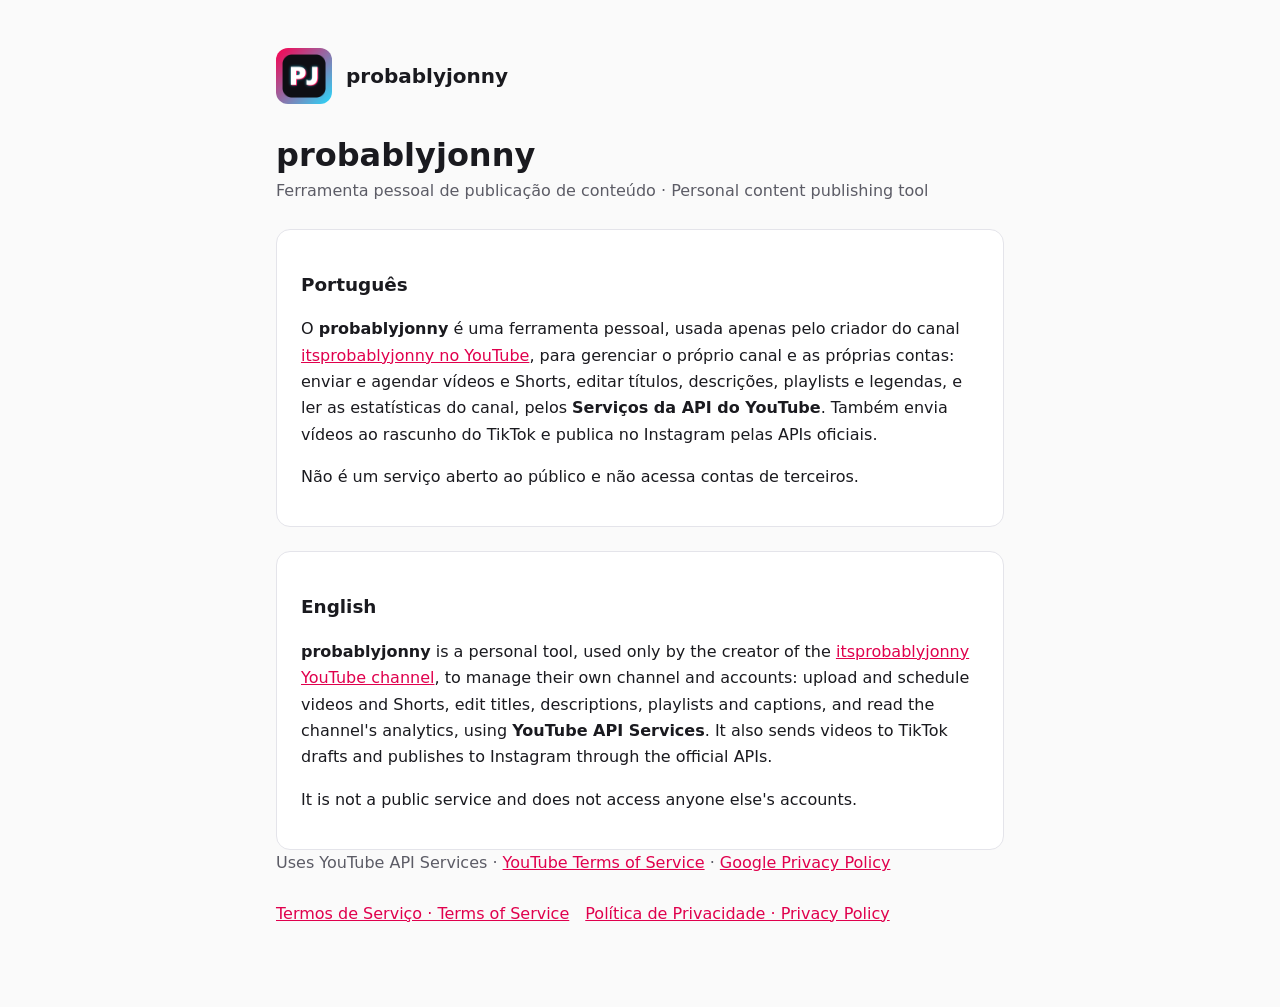
<file: index.html>
<!doctype html>
<html lang="pt-BR">
<head>
<meta charset="utf-8">
<meta name="viewport" content="width=device-width, initial-scale=1">
<title>probablyjonny</title>
<link rel="icon" href="icon.png">
<link rel="stylesheet" href="style.css">
</head>
<body>
<main>
  <header><img src="icon.png" alt=""><a href="./">probablyjonny</a></header>
  <h1>probablyjonny</h1>
  <p class="meta">Ferramenta pessoal de publicação de conteúdo · Personal content publishing tool</p>

  <section class="lang">
    <h2>Português</h2>
    <p>O <strong>probablyjonny</strong> é uma ferramenta pessoal, usada apenas pelo criador do canal <a href="https://www.youtube.com/channel/UCMSwe_IDkuTNg-8ePoYOQ_g">itsprobablyjonny no YouTube</a>, para gerenciar o próprio canal e as próprias contas: enviar e agendar vídeos e Shorts, editar títulos, descrições, playlists e legendas, e ler as estatísticas do canal, pelos <strong>Serviços da API do YouTube</strong>. Também envia vídeos ao rascunho do TikTok e publica no Instagram pelas APIs oficiais.</p>
    <p>Não é um serviço aberto ao público e não acessa contas de terceiros.</p>
  </section>

  <section class="lang">
    <h2>English</h2>
    <p><strong>probablyjonny</strong> is a personal tool, used only by the creator of the <a href="https://www.youtube.com/channel/UCMSwe_IDkuTNg-8ePoYOQ_g">itsprobablyjonny YouTube channel</a>, to manage their own channel and accounts: upload and schedule videos and Shorts, edit titles, descriptions, playlists and captions, and read the channel's analytics, using <strong>YouTube API Services</strong>. It also sends videos to TikTok drafts and publishes to Instagram through the official APIs.</p>
    <p>It is not a public service and does not access anyone else's accounts.</p>
  </section>

  <p class="meta">Uses YouTube API Services · <a href="https://www.youtube.com/t/terms">YouTube Terms of Service</a> · <a href="https://policies.google.com/privacy">Google Privacy Policy</a></p>

  <nav>
    <a href="terms.html">Termos de Serviço · Terms of Service</a>
    <a href="privacy.html">Política de Privacidade · Privacy Policy</a>
  </nav>
</main>
</body>
</html>
</file>
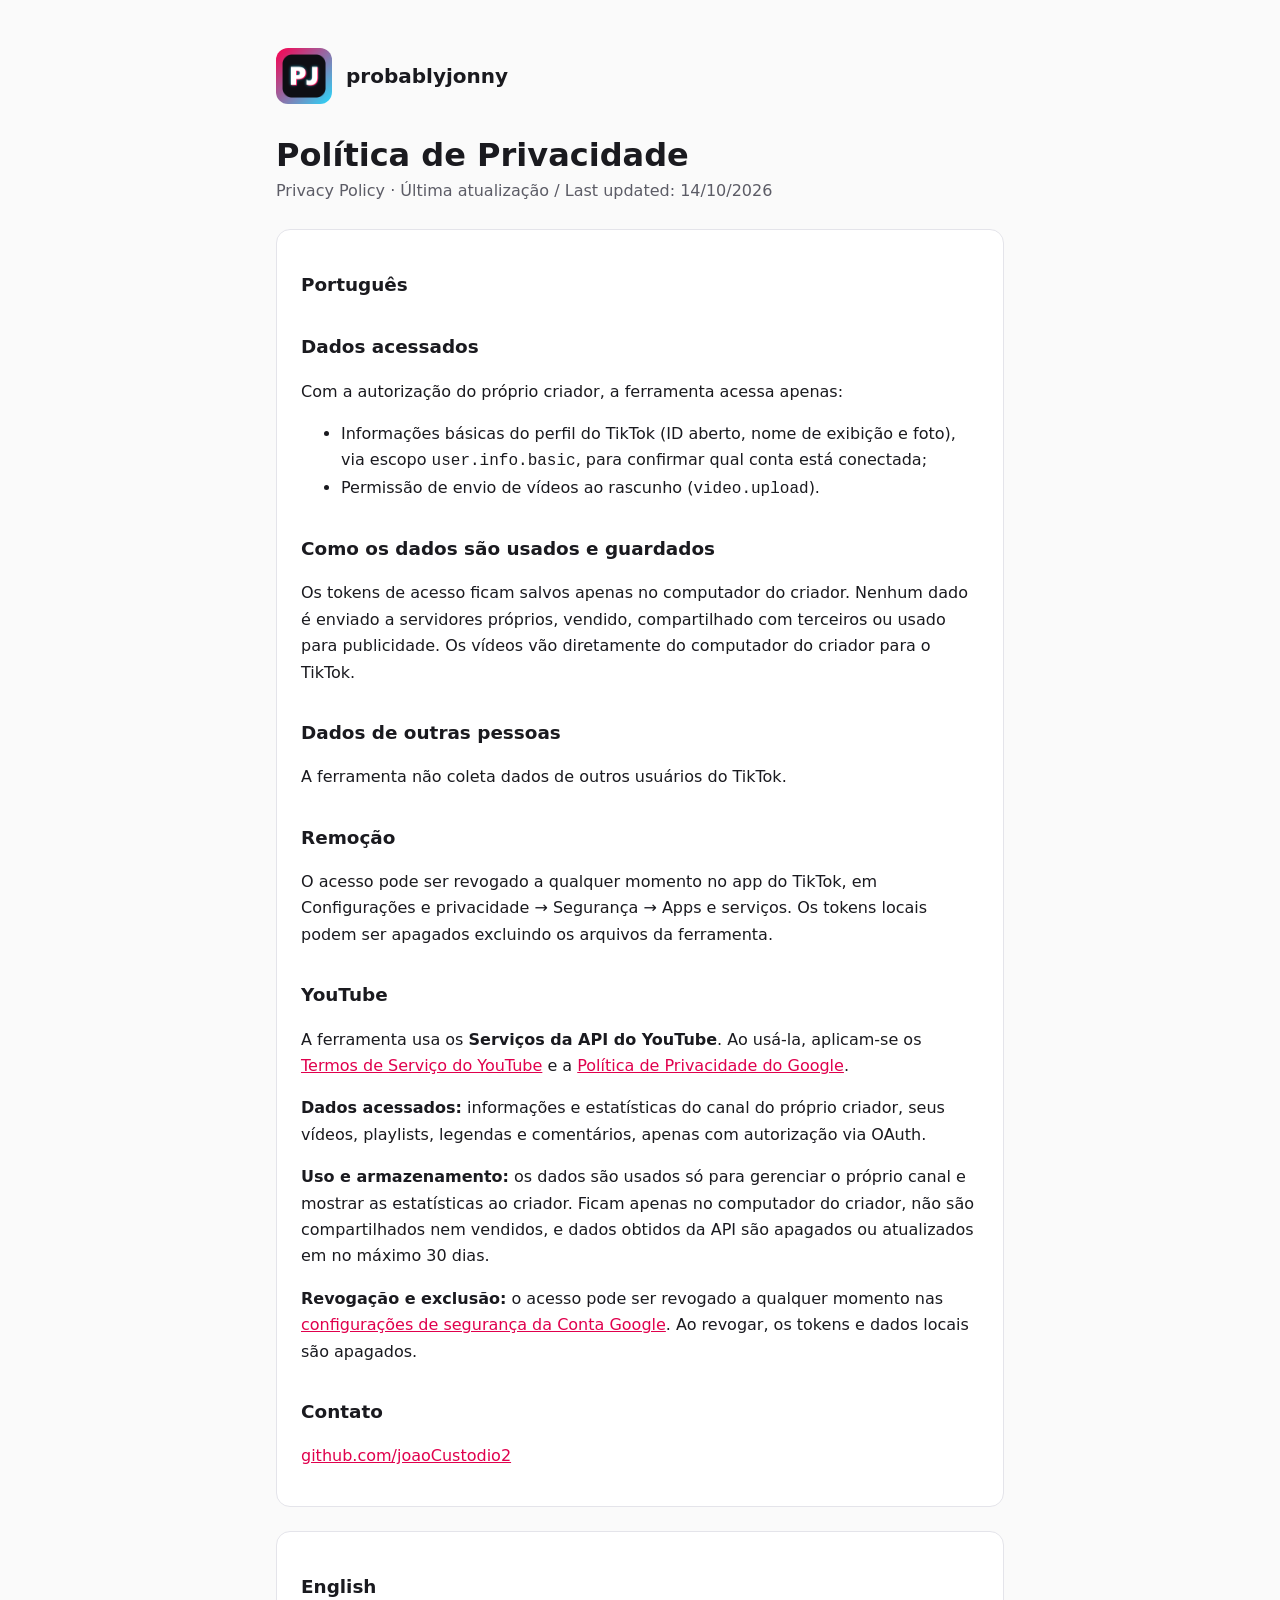
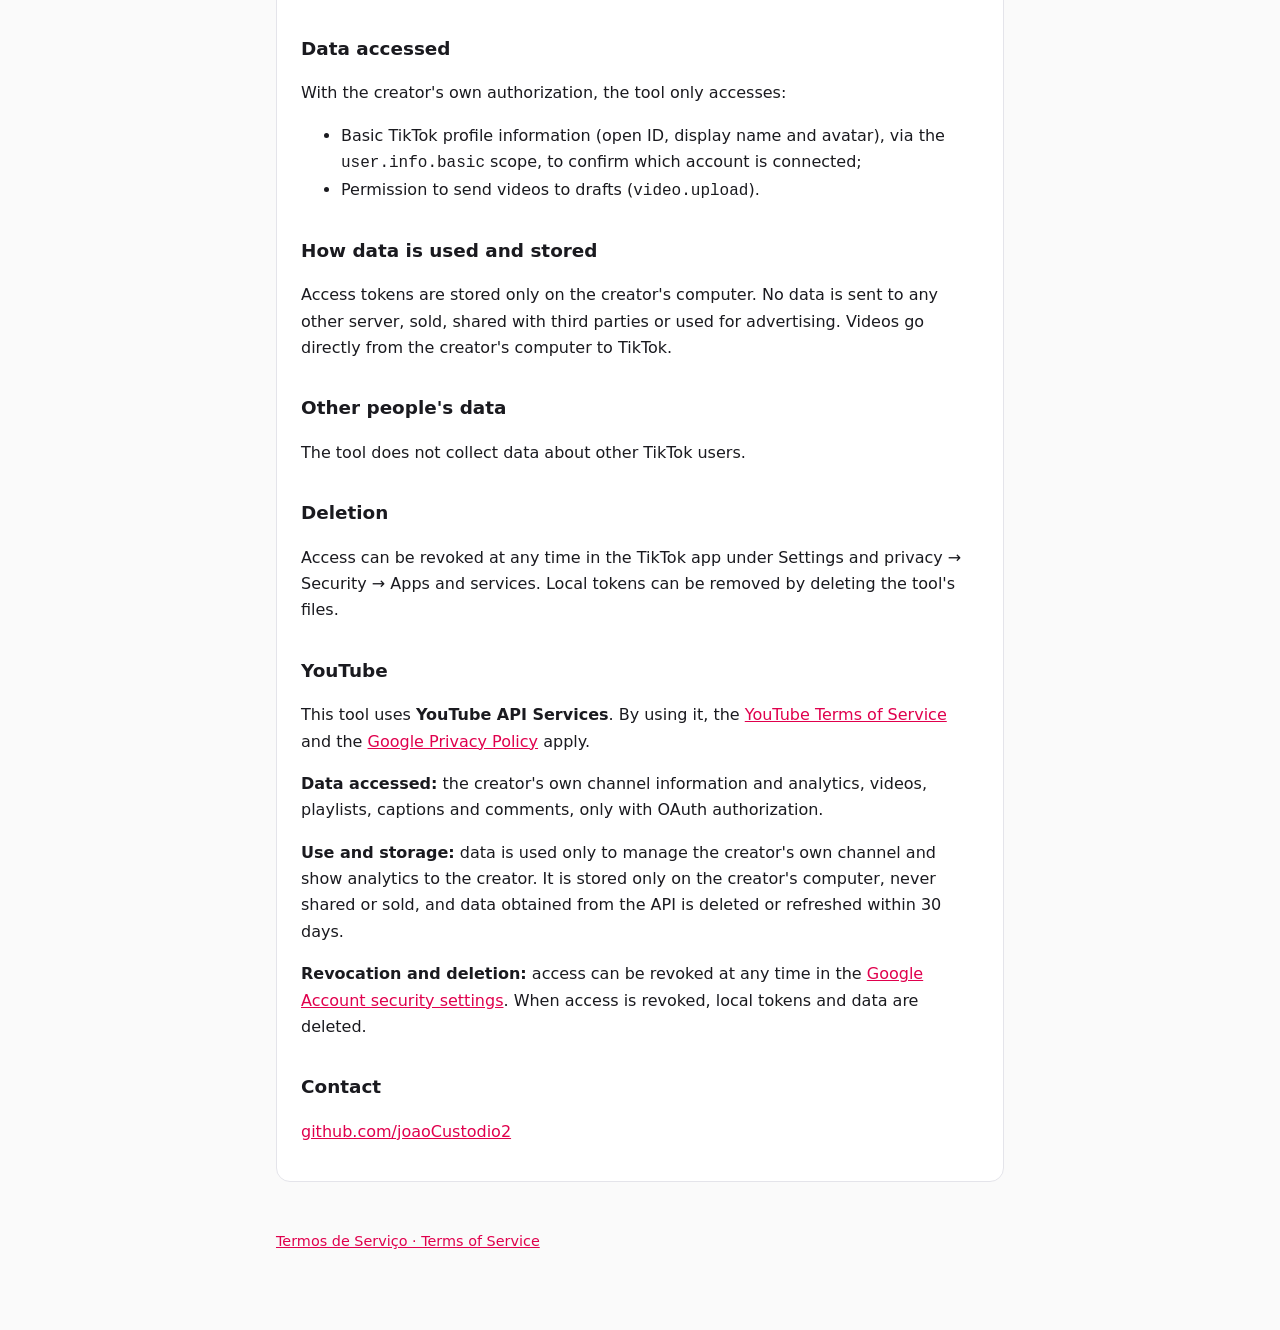
<file: privacy.html>
<!doctype html>
<html lang="pt-BR">
<head>
<meta charset="utf-8">
<meta name="viewport" content="width=device-width, initial-scale=1">
<title>Política de Privacidade · probablyjonny</title>
<link rel="icon" href="icon.png">
<link rel="stylesheet" href="style.css">
</head>
<body>
<main>
  <header><img src="icon.png" alt=""><a href="./">probablyjonny</a></header>
  <h1>Política de Privacidade</h1>
  <p class="meta">Privacy Policy · Última atualização / Last updated: 14/10/2026</p>

  <section class="lang">
    <h2>Português</h2>
    <h2>Dados acessados</h2>
    <p>Com a autorização do próprio criador, a ferramenta acessa apenas:</p>
    <ul>
      <li>Informações básicas do perfil do TikTok (ID aberto, nome de exibição e foto), via escopo <code>user.info.basic</code>, para confirmar qual conta está conectada;</li>
      <li>Permissão de envio de vídeos ao rascunho (<code>video.upload</code>).</li>
    </ul>
    <h2>Como os dados são usados e guardados</h2>
    <p>Os tokens de acesso ficam salvos apenas no computador do criador. Nenhum dado é enviado a servidores próprios, vendido, compartilhado com terceiros ou usado para publicidade. Os vídeos vão diretamente do computador do criador para o TikTok.</p>
    <h2>Dados de outras pessoas</h2>
    <p>A ferramenta não coleta dados de outros usuários do TikTok.</p>
    <h2>Remoção</h2>
    <p>O acesso pode ser revogado a qualquer momento no app do TikTok, em Configurações e privacidade → Segurança → Apps e serviços. Os tokens locais podem ser apagados excluindo os arquivos da ferramenta.</p>
    <h2>YouTube</h2>
    <p>A ferramenta usa os <strong>Serviços da API do YouTube</strong>. Ao usá-la, aplicam-se os <a href="https://www.youtube.com/t/terms">Termos de Serviço do YouTube</a> e a <a href="https://policies.google.com/privacy">Política de Privacidade do Google</a>.</p>
    <p><strong>Dados acessados:</strong> informações e estatísticas do canal do próprio criador, seus vídeos, playlists, legendas e comentários, apenas com autorização via OAuth.</p>
    <p><strong>Uso e armazenamento:</strong> os dados são usados só para gerenciar o próprio canal e mostrar as estatísticas ao criador. Ficam apenas no computador do criador, não são compartilhados nem vendidos, e dados obtidos da API são apagados ou atualizados em no máximo 30 dias.</p>
    <p><strong>Revogação e exclusão:</strong> o acesso pode ser revogado a qualquer momento nas <a href="https://myaccount.google.com/permissions">configurações de segurança da Conta Google</a>. Ao revogar, os tokens e dados locais são apagados.</p>
    <h2>Contato</h2>
    <p><a href="https://github.com/joaoCustodio2">github.com/joaoCustodio2</a></p>
  </section>

  <section class="lang">
    <h2>English</h2>
    <h2>Data accessed</h2>
    <p>With the creator's own authorization, the tool only accesses:</p>
    <ul>
      <li>Basic TikTok profile information (open ID, display name and avatar), via the <code>user.info.basic</code> scope, to confirm which account is connected;</li>
      <li>Permission to send videos to drafts (<code>video.upload</code>).</li>
    </ul>
    <h2>How data is used and stored</h2>
    <p>Access tokens are stored only on the creator's computer. No data is sent to any other server, sold, shared with third parties or used for advertising. Videos go directly from the creator's computer to TikTok.</p>
    <h2>Other people's data</h2>
    <p>The tool does not collect data about other TikTok users.</p>
    <h2>Deletion</h2>
    <p>Access can be revoked at any time in the TikTok app under Settings and privacy → Security → Apps and services. Local tokens can be removed by deleting the tool's files.</p>
    <h2>YouTube</h2>
    <p>This tool uses <strong>YouTube API Services</strong>. By using it, the <a href="https://www.youtube.com/t/terms">YouTube Terms of Service</a> and the <a href="https://policies.google.com/privacy">Google Privacy Policy</a> apply.</p>
    <p><strong>Data accessed:</strong> the creator's own channel information and analytics, videos, playlists, captions and comments, only with OAuth authorization.</p>
    <p><strong>Use and storage:</strong> data is used only to manage the creator's own channel and show analytics to the creator. It is stored only on the creator's computer, never shared or sold, and data obtained from the API is deleted or refreshed within 30 days.</p>
    <p><strong>Revocation and deletion:</strong> access can be revoked at any time in the <a href="https://myaccount.google.com/permissions">Google Account security settings</a>. When access is revoked, local tokens and data are deleted.</p>
    <h2>Contact</h2>
    <p><a href="https://github.com/joaoCustodio2">github.com/joaoCustodio2</a></p>
  </section>

  <footer><a href="terms.html">Termos de Serviço · Terms of Service</a></footer>
</main>
</body>
</html>
</file>
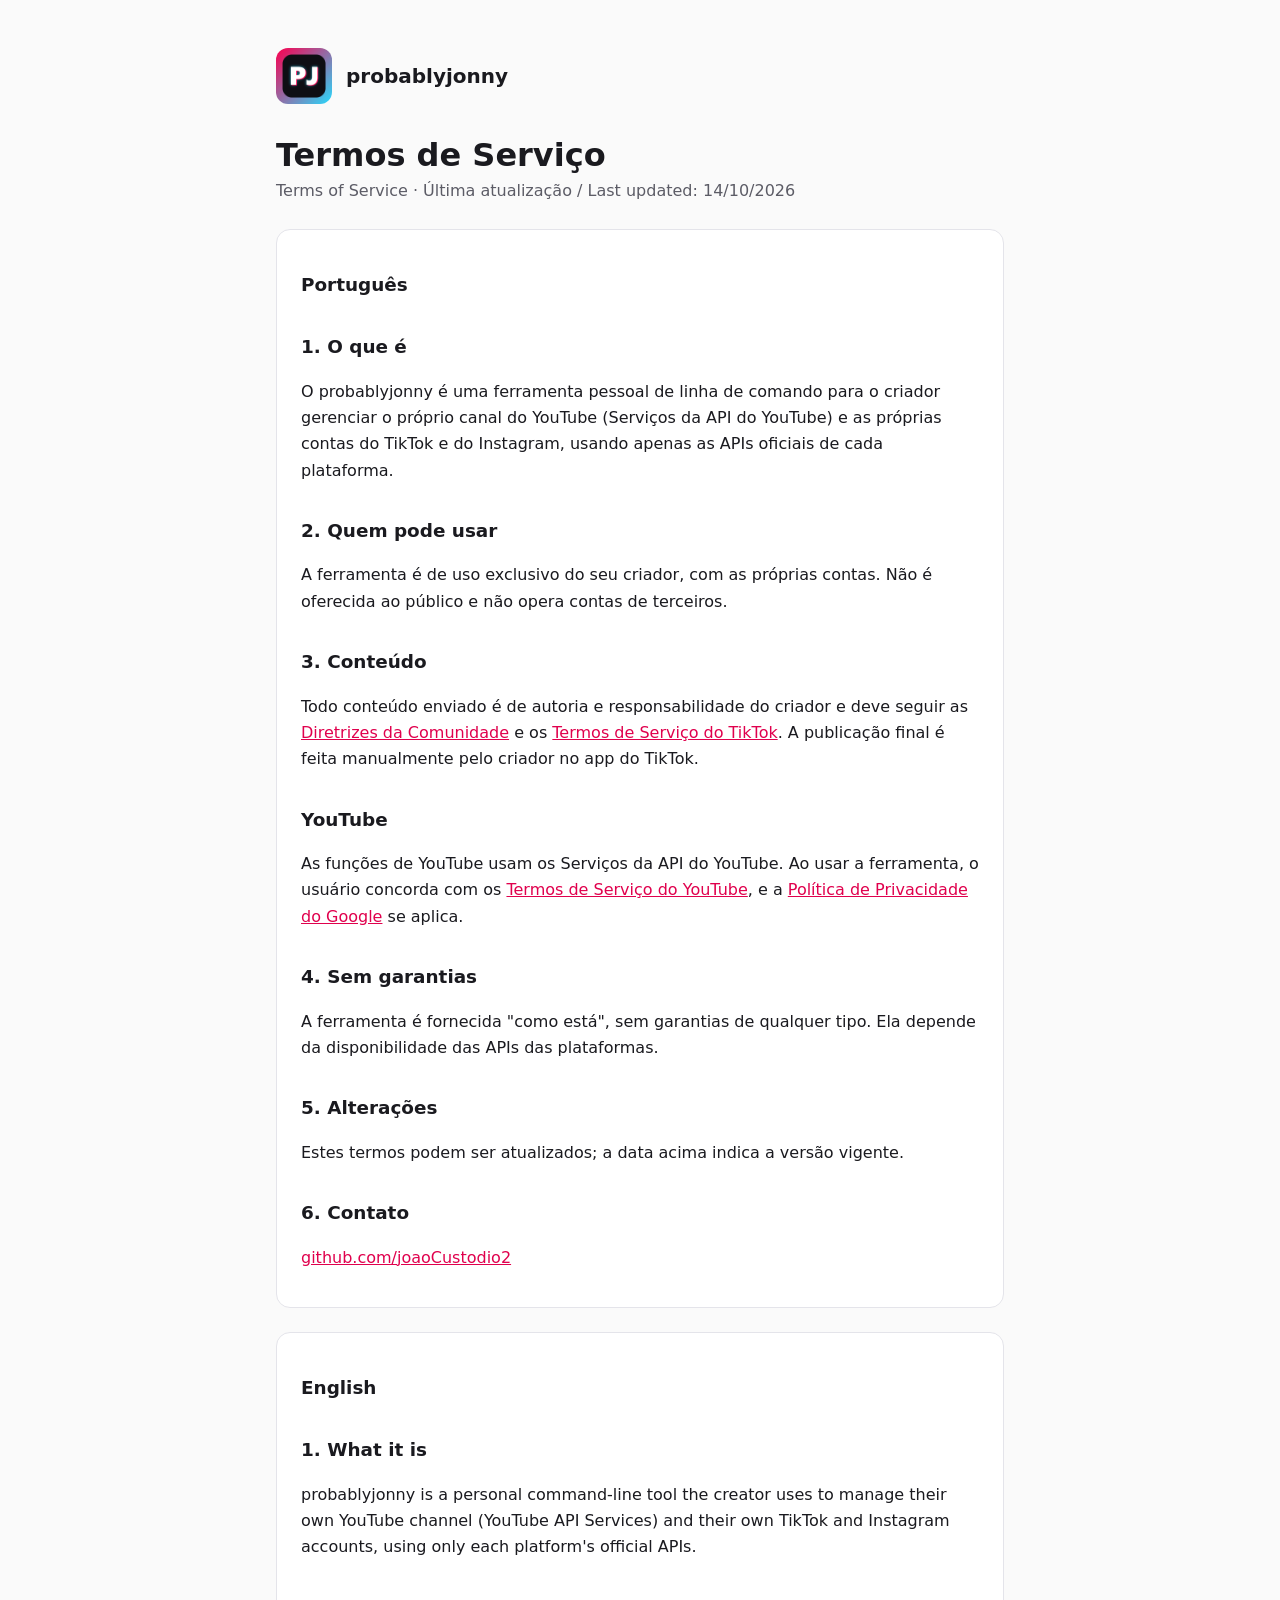
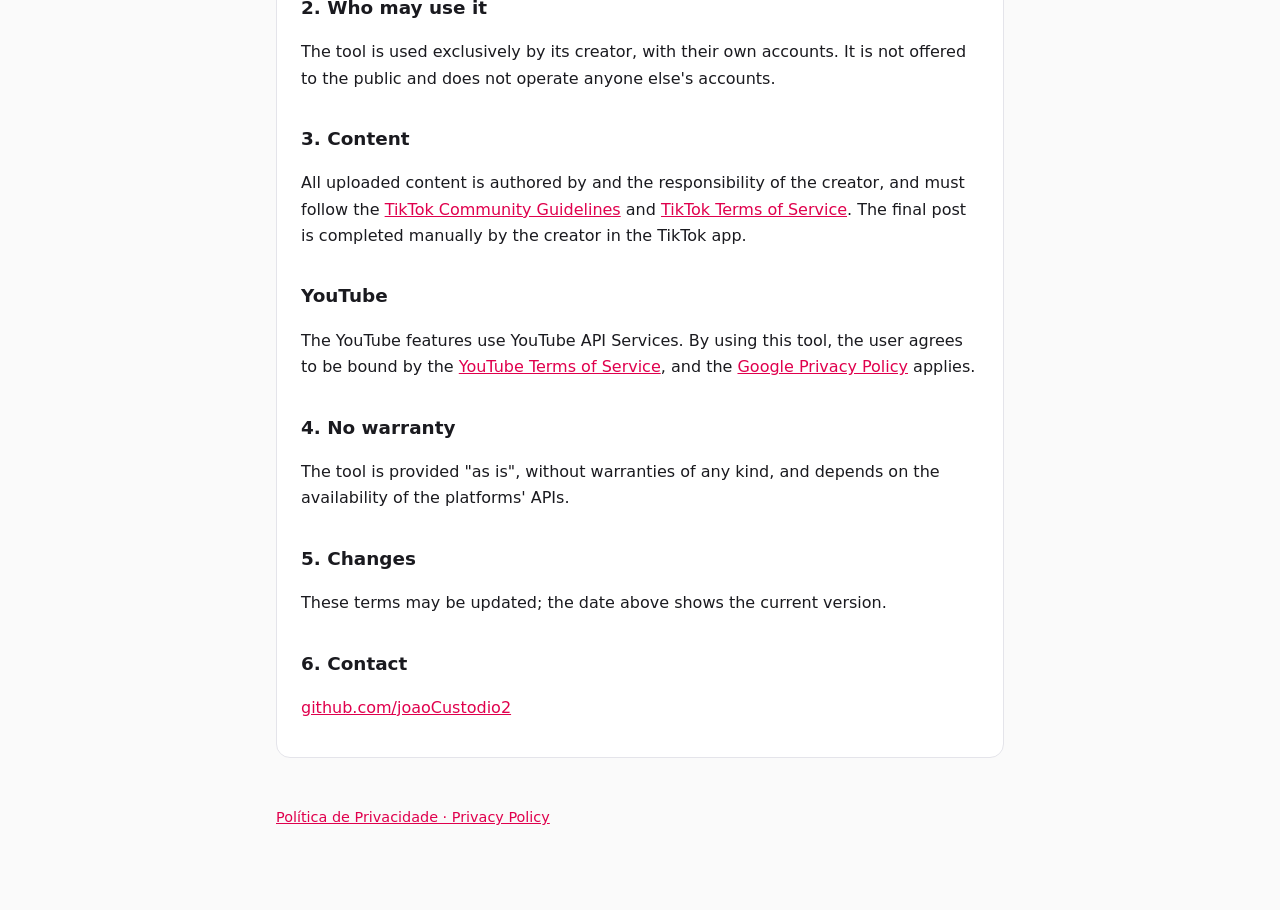
<file: terms.html>
<!doctype html>
<html lang="pt-BR">
<head>
<meta charset="utf-8">
<meta name="viewport" content="width=device-width, initial-scale=1">
<title>Termos de Serviço · probablyjonny</title>
<link rel="icon" href="icon.png">
<link rel="stylesheet" href="style.css">
</head>
<body>
<main>
  <header><img src="icon.png" alt=""><a href="./">probablyjonny</a></header>
  <h1>Termos de Serviço</h1>
  <p class="meta">Terms of Service · Última atualização / Last updated: 14/10/2026</p>

  <section class="lang">
    <h2>Português</h2>
    <h2>1. O que é</h2>
    <p>O probablyjonny é uma ferramenta pessoal de linha de comando para o criador gerenciar o próprio canal do YouTube (Serviços da API do YouTube) e as próprias contas do TikTok e do Instagram, usando apenas as APIs oficiais de cada plataforma.</p>
    <h2>2. Quem pode usar</h2>
    <p>A ferramenta é de uso exclusivo do seu criador, com as próprias contas. Não é oferecida ao público e não opera contas de terceiros.</p>
    <h2>3. Conteúdo</h2>
    <p>Todo conteúdo enviado é de autoria e responsabilidade do criador e deve seguir as <a href="https://www.tiktok.com/community-guidelines">Diretrizes da Comunidade</a> e os <a href="https://www.tiktok.com/legal/terms-of-service">Termos de Serviço do TikTok</a>. A publicação final é feita manualmente pelo criador no app do TikTok.</p>
    <h2>YouTube</h2>
    <p>As funções de YouTube usam os Serviços da API do YouTube. Ao usar a ferramenta, o usuário concorda com os <a href="https://www.youtube.com/t/terms">Termos de Serviço do YouTube</a>, e a <a href="https://policies.google.com/privacy">Política de Privacidade do Google</a> se aplica.</p>
    <h2>4. Sem garantias</h2>
    <p>A ferramenta é fornecida "como está", sem garantias de qualquer tipo. Ela depende da disponibilidade das APIs das plataformas.</p>
    <h2>5. Alterações</h2>
    <p>Estes termos podem ser atualizados; a data acima indica a versão vigente.</p>
    <h2>6. Contato</h2>
    <p><a href="https://github.com/joaoCustodio2">github.com/joaoCustodio2</a></p>
  </section>

  <section class="lang">
    <h2>English</h2>
    <h2>1. What it is</h2>
    <p>probablyjonny is a personal command-line tool the creator uses to manage their own YouTube channel (YouTube API Services) and their own TikTok and Instagram accounts, using only each platform's official APIs.</p>
    <h2>2. Who may use it</h2>
    <p>The tool is used exclusively by its creator, with their own accounts. It is not offered to the public and does not operate anyone else's accounts.</p>
    <h2>3. Content</h2>
    <p>All uploaded content is authored by and the responsibility of the creator, and must follow the <a href="https://www.tiktok.com/community-guidelines">TikTok Community Guidelines</a> and <a href="https://www.tiktok.com/legal/terms-of-service">TikTok Terms of Service</a>. The final post is completed manually by the creator in the TikTok app.</p>
    <h2>YouTube</h2>
    <p>The YouTube features use YouTube API Services. By using this tool, the user agrees to be bound by the <a href="https://www.youtube.com/t/terms">YouTube Terms of Service</a>, and the <a href="https://policies.google.com/privacy">Google Privacy Policy</a> applies.</p>
    <h2>4. No warranty</h2>
    <p>The tool is provided "as is", without warranties of any kind, and depends on the availability of the platforms' APIs.</p>
    <h2>5. Changes</h2>
    <p>These terms may be updated; the date above shows the current version.</p>
    <h2>6. Contact</h2>
    <p><a href="https://github.com/joaoCustodio2">github.com/joaoCustodio2</a></p>
  </section>

  <footer><a href="privacy.html">Política de Privacidade · Privacy Policy</a></footer>
</main>
</body>
</html>
</file>
<file: style.css>
:root { --bg: #fafafa; --fg: #1a1a1f; --muted: #5c5c66; --accent: #e0004d; --card: #ffffff; --line: #e4e4ea; }
@media (prefers-color-scheme: dark) {
  :root { --bg: #0e0e14; --fg: #ececf1; --muted: #a0a0ad; --accent: #ff3d7f; --card: #17171f; --line: #2a2a35; }
}
* { box-sizing: border-box; }
body { margin: 0; background: var(--bg); color: var(--fg); font: 16px/1.65 system-ui, -apple-system, "Segoe UI", sans-serif; }
main { max-width: 760px; margin: 0 auto; padding: 48px 16px 80px; }
header { display: flex; align-items: center; gap: 14px; margin-bottom: 32px; }
header img { width: 56px; height: 56px; border-radius: 12px; }
header a { color: inherit; text-decoration: none; font-weight: 700; font-size: 1.25rem; }
h1 { font-size: 2rem; line-height: 1.2; margin: 0 0 4px; }
h2 { font-size: 1.15rem; margin: 32px 0 8px; }
.meta { color: var(--muted); margin: 0 0 24px; }
a { color: var(--accent); }
section.lang { background: var(--card); border: 1px solid var(--line); border-radius: 14px; padding: 8px 24px 20px; margin-top: 24px; }
nav { display: flex; gap: 16px; flex-wrap: wrap; margin-top: 16px; }
footer { color: var(--muted); font-size: .9rem; margin-top: 48px; }
</file>
